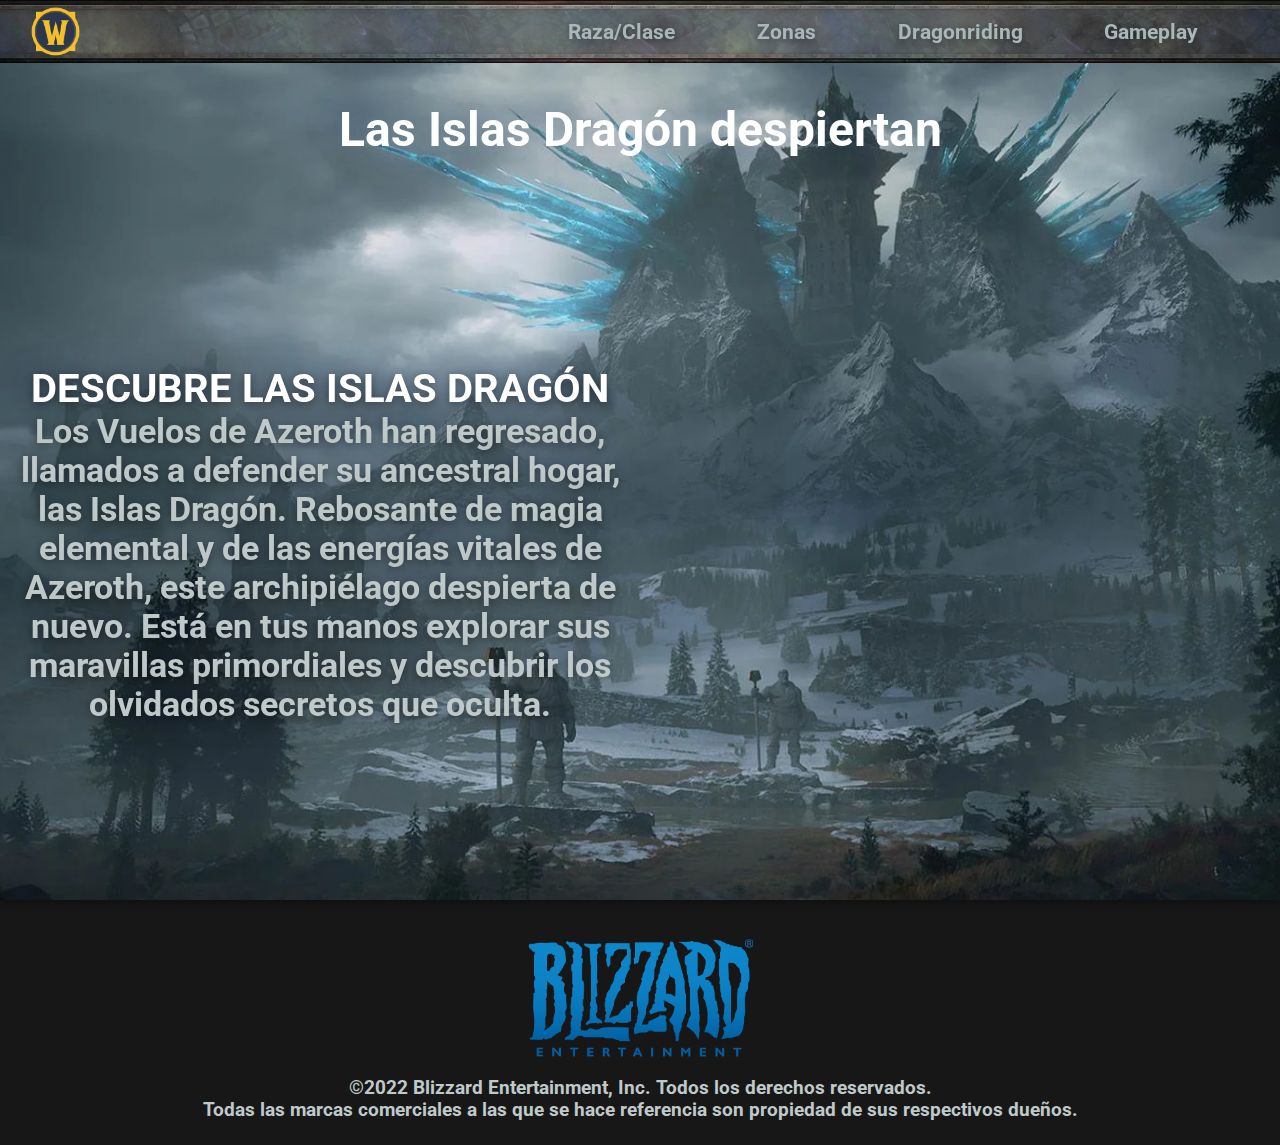
<file: index.html>
<!DOCTYPE html>
<html>
<head>
	<meta charset="utf-8">
	<meta name="viewport" content="width=device-width, initial-scale=1">
	<title>Dragonflight</title>
	<meta property="description" content="Adéntrate en una nueva era de aventuras con la nueva expansión de World of Warcraft: Dragonflight. Conviértete en un evocador dracthyr y explora las exuberantes Islas Dragón.">
	<link rel="stylesheet" type="text/css" href="css/estilos.css">
	</head>
<body>
	<header class="nav" id="header">
		<a href="index.html"><img class="logo"src="assets/pngwing.png" alt="wowlogo"></a>
		<div class="menu-toggle" id="mobile-menu">
	        <span class="bar"></span>
	        <span class="bar"></span>
	        <span class="bar"></span>
	    </div>
		<div class="header_cositas nav nav__links bold">
			<a class="header_hover" href="clase.html">Raza/Clase</a>
			<a class="header_hover" href="zonas.html">Zonas</a>
			<a class="header_hover" href="dragonriding.html">Dragonriding</a>
			<a class="header_hover" href="gameplay.html">Gameplay</a>
		</div>
	</header>
	<section class="portada">
		<h1 class="ptitle">Las Islas Dragón despiertan</h1>
		<div class="portada_resumen">
			<h2 class="portada_resumenTitle">DESCUBRE LAS ISLAS DRAGÓN</h2>
			<h3>Los Vuelos de Azeroth han regresado, llamados a defender su ancestral hogar, las Islas Dragón. Rebosante de magia elemental y de las energías vitales de Azeroth, este archipiélago despierta de nuevo. Está en tus manos explorar sus maravillas primordiales y descubrir los olvidados secretos que oculta.</h3>
		</div>
		<article class="portada_trailer"><iframe width="100%" height="100%" src="https://www.youtube.com/embed/gOv2gqdkrt8" title="YouTube video player" frameborder="0" allow="accelerometer; autoplay; clipboard-write; encrypted-media; gyroscope; picture-in-picture" allowfullscreen></iframe></article>
	</section>
	<footer>
		<img src="assets/blizz.png" alt="Blizzard Entertainment">
		<h3>©2022 Blizzard Entertainment, Inc. Todos los derechos reservados.<br>
Todas las marcas comerciales a las que se hace referencia son propiedad de sus respectivos dueños.</h3>
	</footer>
	<script>
    	document.querySelector('.menu-toggle').addEventListener('click', (e) => {
		    document.querySelector('.nav__links').classList.toggle('mobile-nav')
		    document.querySelector('.menu-toggle').classList.toggle('is-active')
		})
    </script>
	<script src="https://cdn.jsdelivr.net/npm/bootstrap@5.1.3/dist/js/bootstrap.bundle.min.js" integrity="sha384-ka7Sk0Gln4gmtz2MlQnikT1wXgYsOg+OMhuP+IlRH9sENBO0LRn5q+8nbTov4+1p" crossorigin="anonymous"></script>
</body>
</html>
</file>
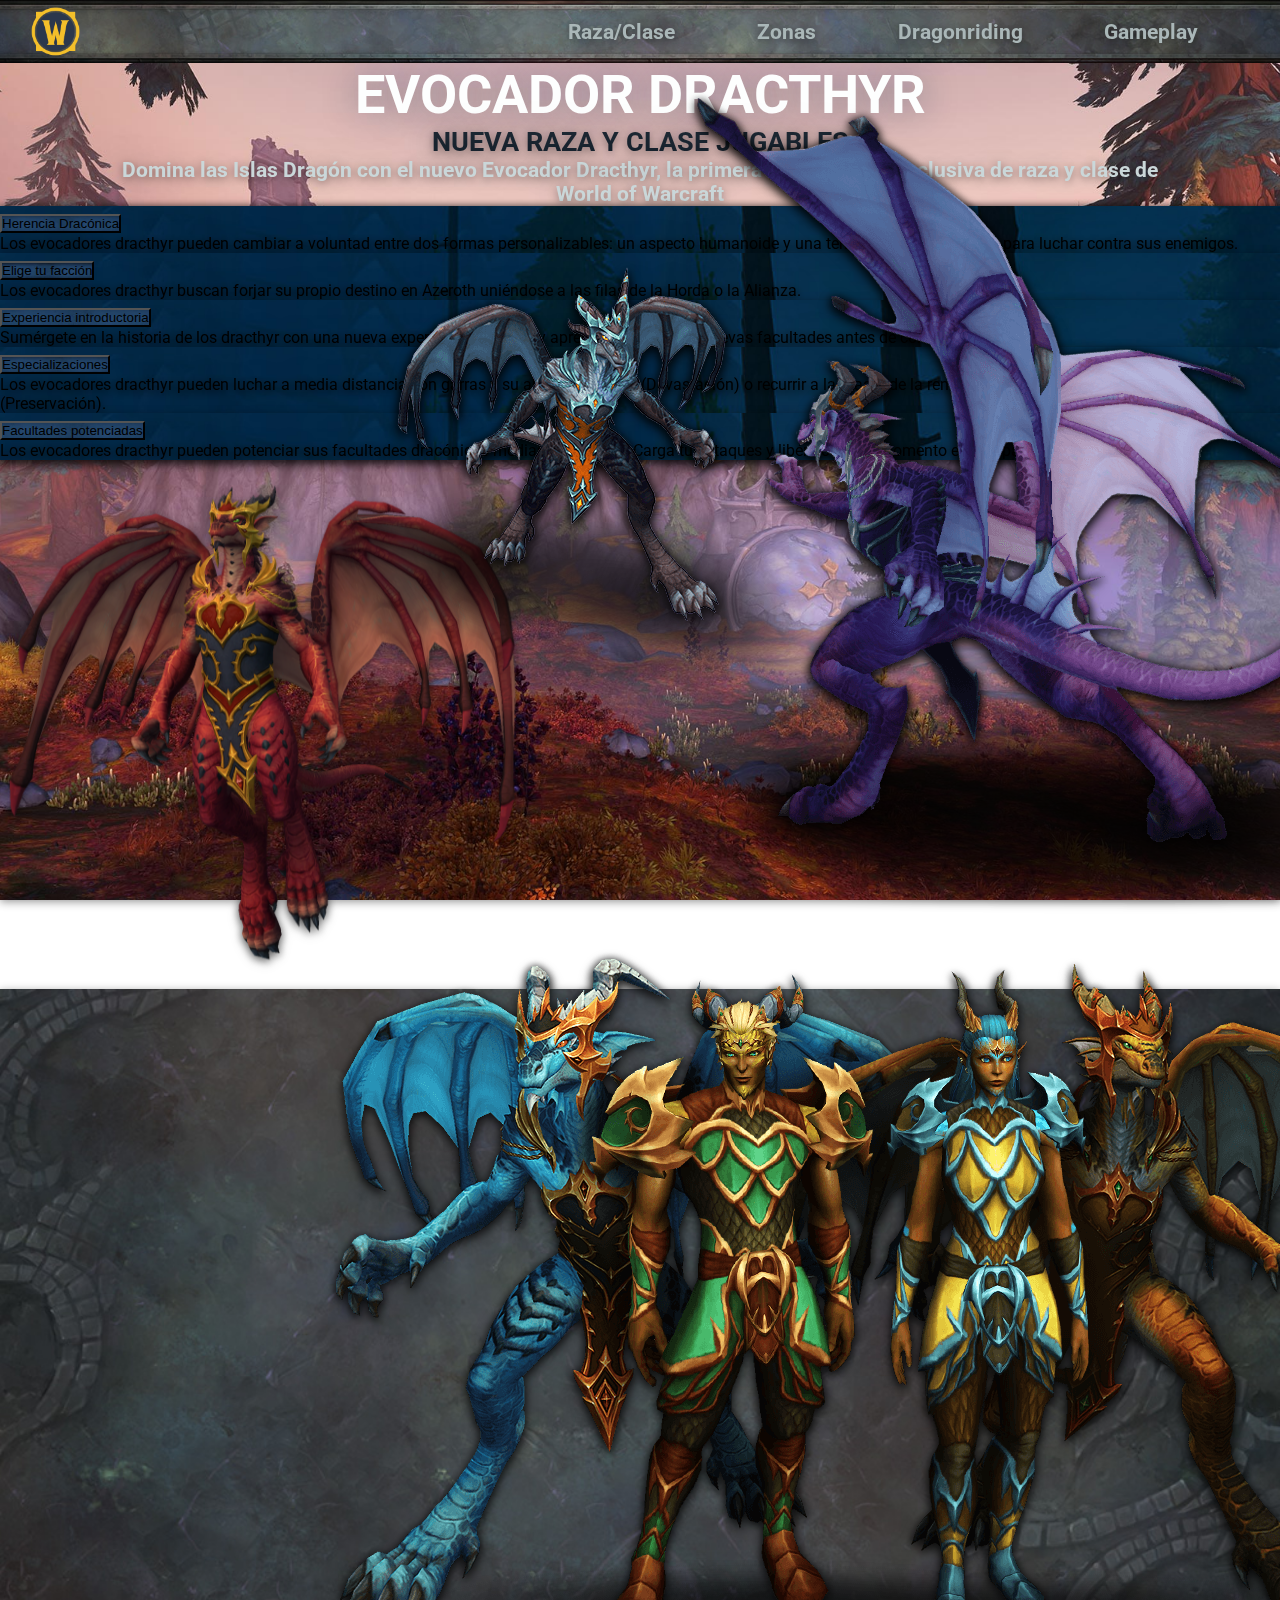
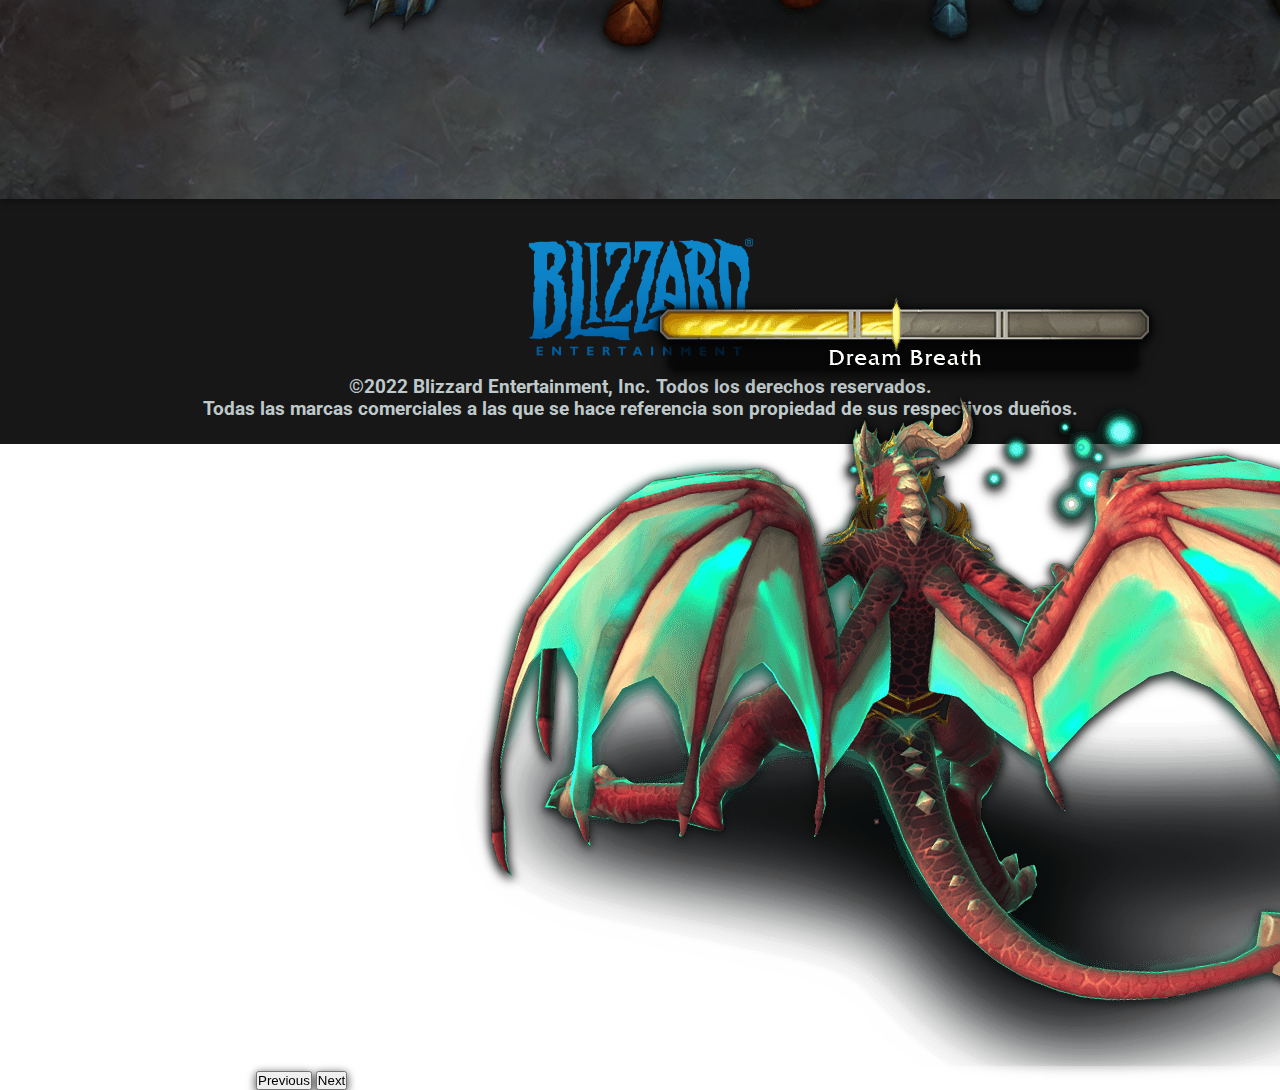
<file: clase.html>
<!DOCTYPE html>
<html lang="es">
<head>
	<meta charset="utf-8">
	<meta name="viewport" content="width=device-width, initial-scale=1">
	<title>Dragonflight Dracthyr</title>
	<meta property="description" content="Conoce todo sobre la primera combinación exclusiva de raza y clase en World of Warcraft: Dragonflight.">
	<link href="https://cdn.jsdelivr.net/npm/bootstrap@5.2.0-beta1/dist/css/bootstrap.min.css" rel="stylesheet" integrity="sha384-0evHe/X+R7YkIZDRvuzKMRqM+OrBnVFBL6DOitfPri4tjfHxaWutUpFmBp4vmVor" crossorigin="anonymous">
	<link rel="stylesheet" type="text/css" href="css/estilos.css">
</head>
<body>
	<header class="nav" id="header">
		<a href="index.html"><img class="logo"src="assets/pngwing.png" alt="wowlogo"></a>
		<div class="menu-toggle" id="mobile-menu">
	        <span class="bar"></span>
	        <span class="bar"></span>
	        <span class="bar"></span>
	    </div>
		<div class="header_cositas nav nav__links bold">
			<a class="header_hover" href="clase.html">Raza/Clase</a>
			<a class="header_hover" href="zonas.html">Zonas</a>
			<a class="header_hover" href="dragonriding.html">Dragonriding</a>
			<a class="header_hover" href="gameplay.html">Gameplay</a>
		</div>
	</header>
	<div class="imagenDeFondo1">
		<h1 class="title">EVOCADOR DRACTHYR</h1>
		<div>
			<h2 class="semiTitle_encabezado">NUEVA RAZA Y CLASE JUGABLES</h2>
			<h3 class="semiTitle">Domina las Islas Dragón con el nuevo Evocador Dracthyr, la primera combinación exclusiva de raza y clase de World of Warcraft</h3>
		</div>
		<div id="containerClase" class="d-flex flex-row">
			<div class="accordion accordion-flush d-flex col-4 flex-column" id="accordionClase">
				<div class="accordion-item">
					<h2 class="accordion-header" id="flush-headingOne">
						<button class="accordion-button fw-bold fs-4 collapsed" type="button" data-bs-toggle="collapse" data-bs-target="#flush-collapseOne" aria-expanded="false" aria-controls="flush-collapseOne">
							Herencia Dracónica
						</button>
					</h2>
					<div id="flush-collapseOne" class="accordion-collapse collapse" aria-labelledby="flush-headingOne" data-bs-parent="#accordionClase">
						<div class="accordion-body text-light fs-6">Los evocadores dracthyr pueden cambiar a voluntad entre dos formas personalizables: un aspecto humanoide y una temible forma dracónica para luchar contra sus enemigos.</div>
					</div>
				</div>
				<div class="accordion-item">
	    			<h2 class="accordion-header" id="flush-headingTwo">
						<button class="accordion-button fw-bold fs-4 collapsed" type="button" data-bs-toggle="collapse" data-bs-target="#flush-collapseTwo" aria-expanded="false" aria-controls="flush-collapseTwo">
							Elige tu facción
						</button>
					</h2>
					<div id="flush-collapseTwo" class="accordion-collapse collapse" aria-labelledby="flush-headingTwo" data-bs-parent="#accordionClase">
						<div class="accordion-body text-light fs-6">Los evocadores dracthyr buscan forjar su propio destino en Azeroth uniéndose a las filas de la Horda o la Alianza.</div>
					</div>
				</div>
				<div class="accordion-item">
					<h2 class="accordion-header" id="flush-headingThree">
						<button class="accordion-button fw-bold fs-4 collapsed" type="button" data-bs-toggle="collapse" data-bs-target="#flush-collapseThree" aria-expanded="false" aria-controls="flush-collapseThree">
							Experiencia introductoria
						</button>
					</h2>
					<div id="flush-collapseThree" class="accordion-collapse collapse" aria-labelledby="flush-headingThree" data-bs-parent="#accordionClase">
						<div class="accordion-body text-light fs-6">Sumérgete en la historia de los dracthyr con una nueva experiencia de inicio y aprende a utilizar tus nuevas facultades antes de continuar tu aventura.</div>
					</div>
				</div>
				<div class="accordion-item">
					<h2 class="accordion-header" id="flush-headingFour">
						<button class="accordion-button fw-bold fs-4 collapsed" type="button" data-bs-toggle="collapse" data-bs-target="#flush-collapseFour" aria-expanded="false" aria-controls="flush-collapseFour">
							Especializaciones
						</button>
					</h2>
					<div id="flush-collapseFour" class="accordion-collapse collapse" aria-labelledby="flush-headingFour" data-bs-parent="#accordionClase">
						<div class="accordion-body text-light fs-6">Los evocadores dracthyr pueden luchar a media distancia con garras y su aliento de fuego (Devastación) o recurrir a la magia de la renovación para apoyar a sus aliados (Preservación).</div>
					</div>
				</div>
				<div class="accordion-item">
					<h2 class="accordion-header" id="flush-headingFive">
						<button class="accordion-button fw-bold fs-4 collapsed" type="button" data-bs-toggle="collapse" data-bs-target="#flush-collapseFive" aria-expanded="false" aria-controls="flush-collapseFive">
							Facultades potenciadas
						</button>
					</h2>
					<div id="flush-collapseFive" class="accordion-collapse collapse" aria-labelledby="flush-headingFive" data-bs-parent="#accordionClase">
						<div class="accordion-body text-light fs-6">Los evocadores dracthyr pueden potenciar sus facultades dracónicas mediante la magia. Carga tus ataques y libéralos en el momento exacto para aumentar sus efectos.</div>
					</div>
				</div>
			</div>
			<img src="assets/clase1.png" alt="Dragon">
		</div>
	</div>
	<section class="claseSeccion">
		<article id="claseCarousel" class="carousel slide" data-bs-ride="carousel">
			<div class="carousel-inner">
				<div class="carousel-item active">
					<img src="assets/clase2.png" class="d-block w-100" alt="Dracthyr">
				</div>
				<div class="carousel-item">
					<img src="assets/clase3.png" class="d-block w-100" alt="Dracthyr">
				</div>
				<div class="carousel-item">
					<img src="assets/clase4.png" class="d-block w-100" alt="Dracthyr">
				</div>
			</div>
			<button class="carousel-control-prev" type="button" data-bs-target="#claseCarousel" data-bs-slide="prev">
				<span class="carousel-control-prev-icon" aria-hidden="true"></span>
				<span class="visually-hidden">Previous</span>
			</button>
			<button class="carousel-control-next" type="button" data-bs-target="#claseCarousel" data-bs-slide="next">
				<span class="carousel-control-next-icon" aria-hidden="true"></span>
				<span class="visually-hidden">Next</span>
			</button>
		</article>
	</section>
	<footer>
		<img src="assets/blizz.png" alt="Blizzard Entertainment">
		<h3>©2022 Blizzard Entertainment, Inc. Todos los derechos reservados.<br>
Todas las marcas comerciales a las que se hace referencia son propiedad de sus respectivos dueños.</h3>
	</footer>
	<script>
    	document.querySelector('.menu-toggle').addEventListener('click', (e) => {
		    document.querySelector('.nav__links').classList.toggle('mobile-nav')
		    document.querySelector('.menu-toggle').classList.toggle('is-active')
		})
    </script>
	<script src="https://cdn.jsdelivr.net/npm/bootstrap@5.2.0-beta1/dist/js/bootstrap.bundle.min.js" integrity="sha384-pprn3073KE6tl6bjs2QrFaJGz5/SUsLqktiwsUTF55Jfv3qYSDhgCecCxMW52nD2" crossorigin="anonymous"></script>
</body>
</html>
</file>
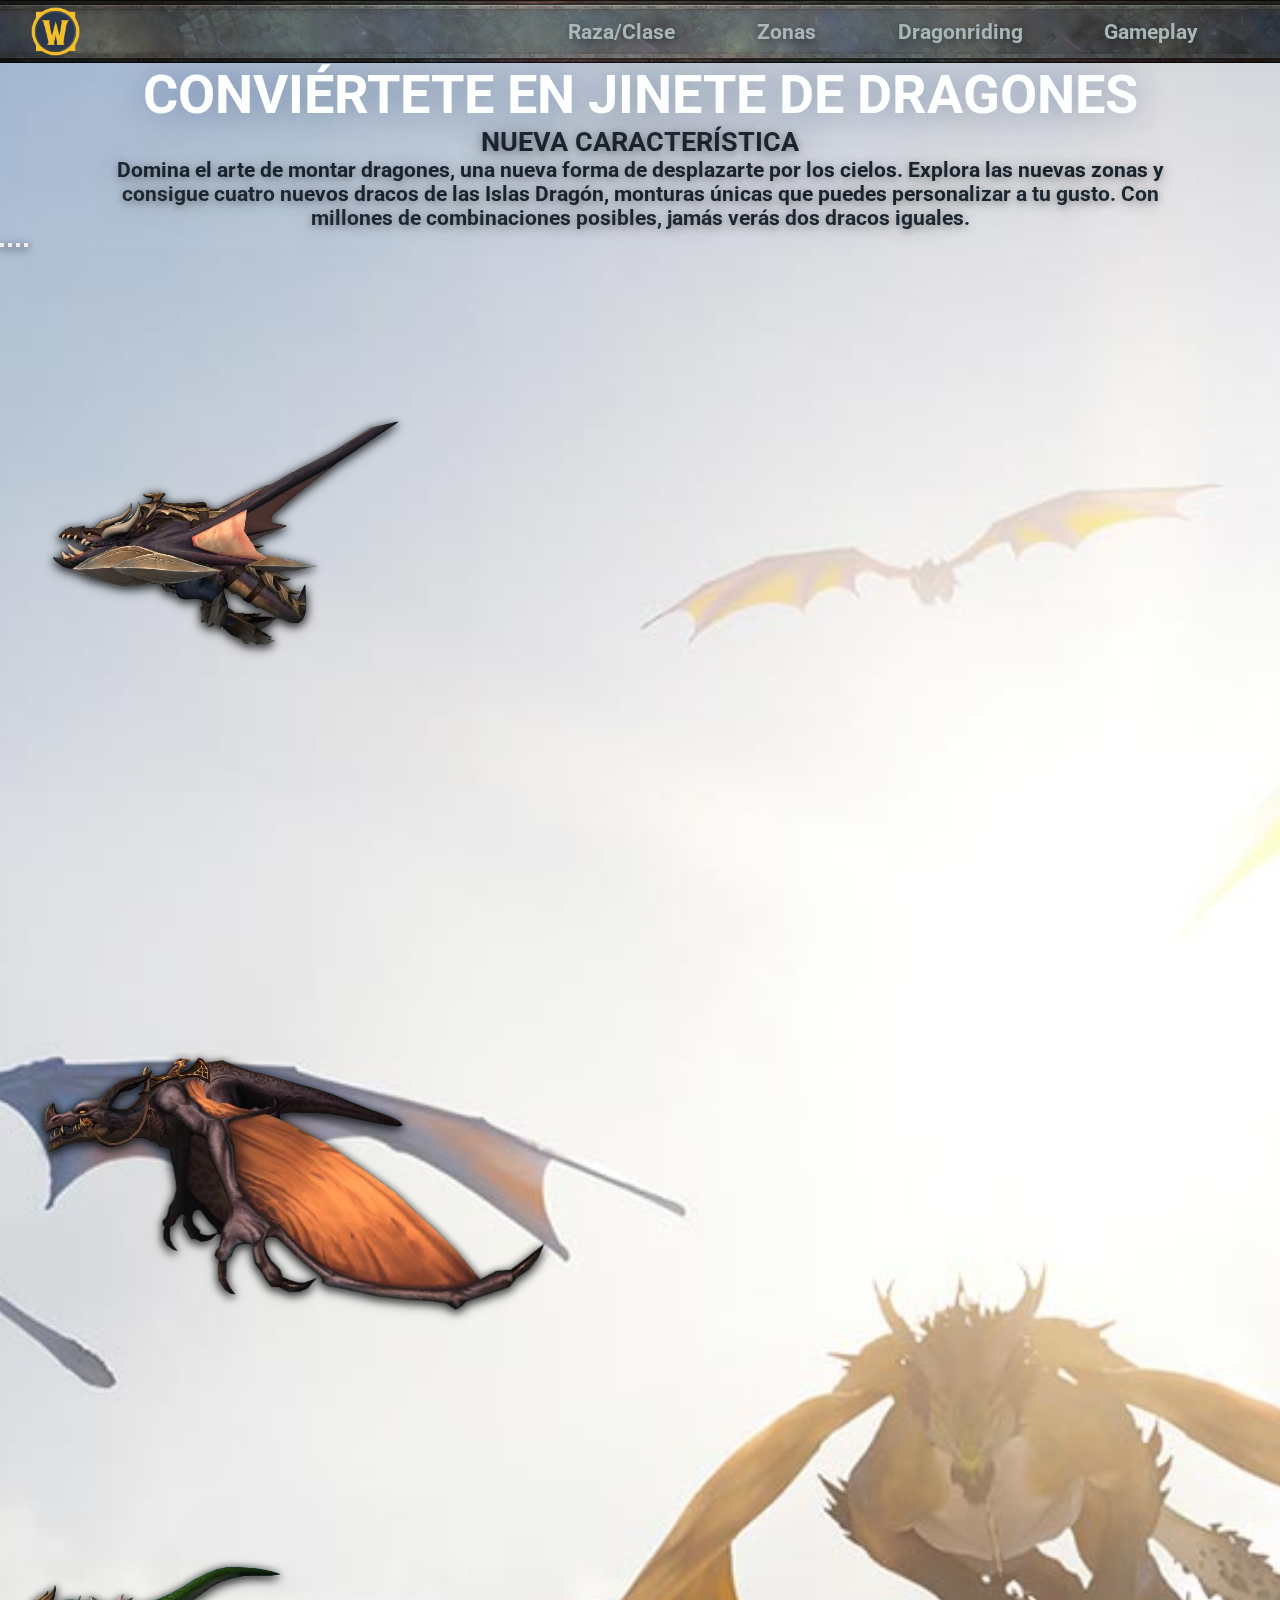
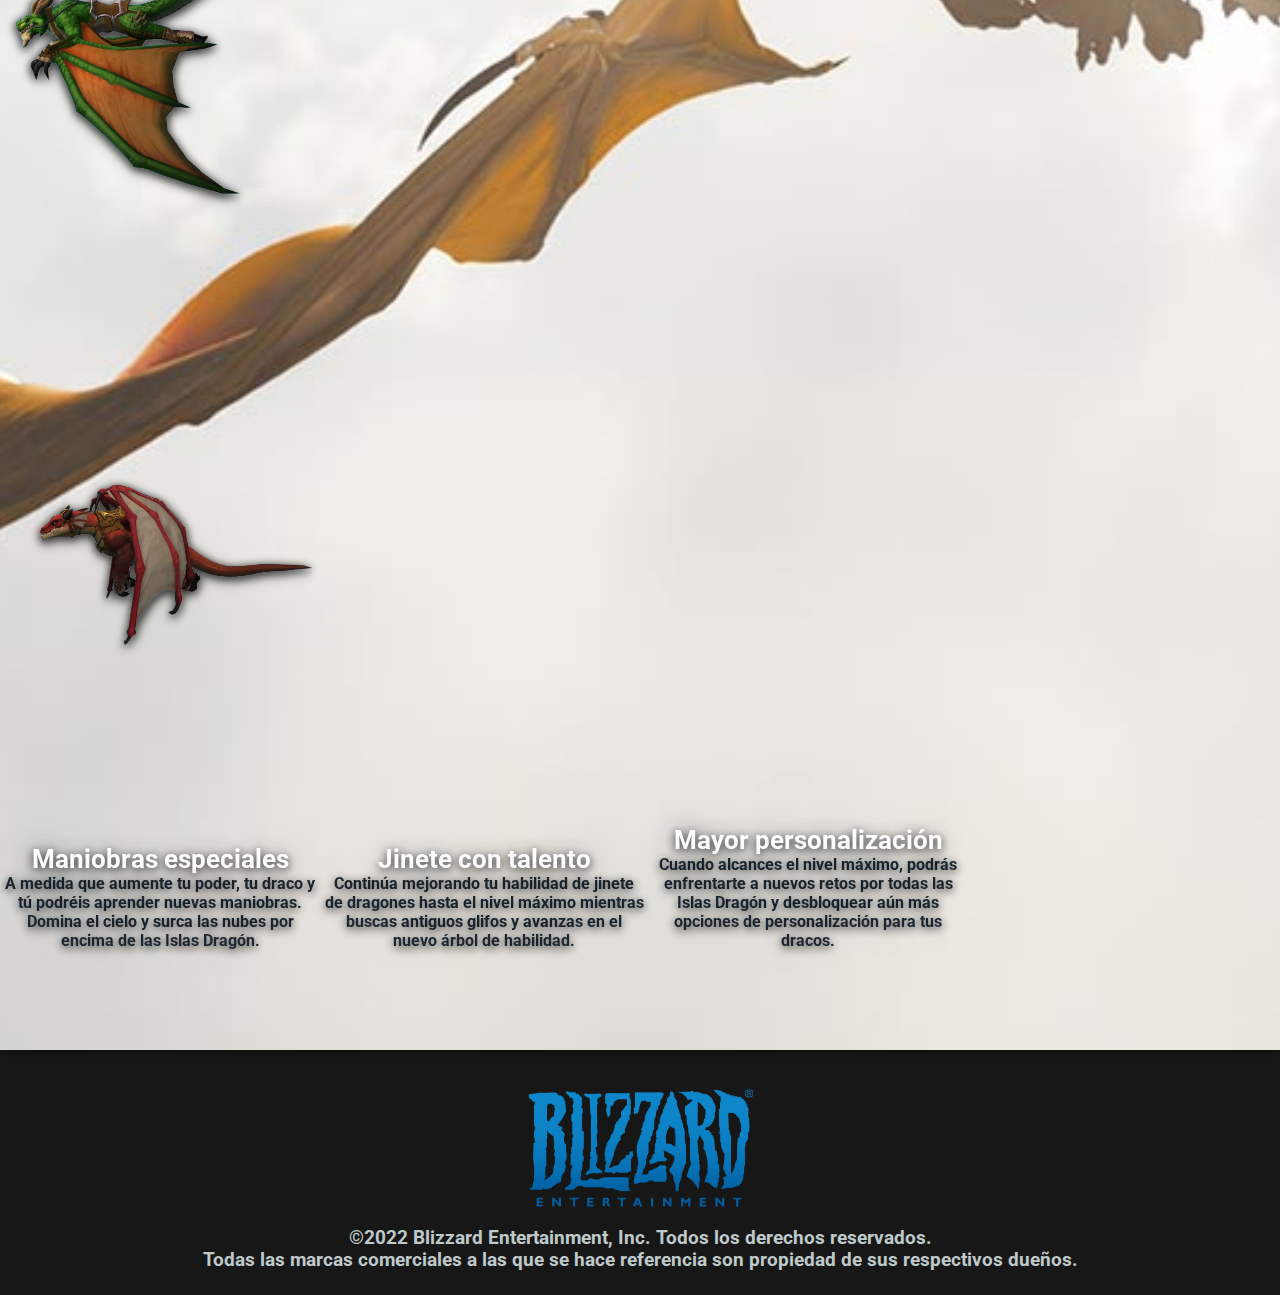
<file: dragonriding.html>
<!DOCTYPE html>
<html lang="es">
<head>
	<meta charset="utf-8">
	<meta name="viewport" content="width=device-width, initial-scale=1">
	<title>Dragonflight Dragonriding</title>
	<meta property="description" content="Adentrate en el terreno de los dragones con su nueva forma de montarlos en World of Warcraft: Dragonflight.">
	<link href="https://cdn.jsdelivr.net/npm/bootstrap@5.1.3/dist/css/bootstrap.min.css" rel="stylesheet" integrity="sha384-1BmE4kWBq78iYhFldvKuhfTAU6auU8tT94WrHftjDbrCEXSU1oBoqyl2QvZ6jIW3" crossorigin="anonymous">
	<link rel="stylesheet" type="text/css" href="css/estilos.css">
</head>
<body>
	<header class="nav" id="header">
		<a href="index.html"><img class="logo"src="assets/pngwing.png" alt="wowlogo"></a>
		<div class="menu-toggle" id="mobile-menu">
	        <span class="bar"></span>
	        <span class="bar"></span>
	        <span class="bar"></span>
	    </div>
		<div class="header_cositas nav nav__links bold">
			<a class="header_hover" href="clase.html">Raza/Clase</a>
			<a class="header_hover" href="zonas.html">Zonas</a>
			<a class="header_hover" href="dragonriding.html">Dragonriding</a>
			<a class="header_hover" href="gameplay.html">Gameplay</a>
		</div>
	</header>
	<div class="imagenDeFondo3">
		<h1 class="title">CONVIÉRTETE EN JINETE DE DRAGONES</h1>
		<div>
			<h2 class="semiTitle_encabezado">NUEVA CARACTERÍSTICA</h2> 
			<h3 class="semiTitle">Domina el arte de montar dragones, una nueva forma de desplazarte por los cielos. Explora las nuevas zonas y consigue cuatro nuevos dracos de las Islas Dragón, monturas únicas que puedes personalizar a tu gusto. Con millones de combinaciones posibles, jamás verás dos dracos iguales.</h3>
		</div>
		<section id="dragonridingCarousel" class="carousel slide" data-bs-touch="false" data-bs-interval="false">
			<div class="carousel-indicators">
				<button type="button" data-bs-target="#dragonridingCarousel" data-bs-slide-to="0" class="active" aria-current="true" aria-label="Slide 1"></button>
				<button type="button" data-bs-target="#dragonridingCarousel" data-bs-slide-to="1" aria-label="Slide 2"></button>
				<button type="button" data-bs-target="#dragonridingCarousel" data-bs-slide-to="2" aria-label="Slide 3"></button>
				<button type="button" data-bs-target="#dragonridingCarousel" data-bs-slide-to="3" aria-label="Slide 4"></button>
			</div>
			<div class="carousel-inner px-0">
				<article class="carousel-item active">
					<span class="d-flex flex-row justify-content-center">
						<video autoplay="autoplay" muted="muted" loop="loop" playsinline="playsinline">
							<source src="assets/dragon_black_proto2.mov" type="video/mp4">
						</video>
					</span> 
				</article>
				<article class="carousel-item">
					<span class="d-flex flex-row justify-content-center">
						<video autoplay="autoplay" muted="muted" loop="loop" playsinline="playsinline">
							<source src="assets/dragon_black_ptero.mov" type="video/mp4">
						</video>
					</span>
				</article>
				<article class="carousel-item">
					<span class="d-flex flex-row justify-content-center">
						<video autoplay="autoplay" muted="muted" loop="loop" playsinline="playsinline">
							<source src="assets/dragon_green_wyvern.mov" type="video/mp4">
						</video>
					</span>
				</article>
				<article class="carousel-item">
					<span class="d-flex flex-row justify-content-center">
						<video autoplay="autoplay" muted="muted" loop="loop" playsinline="playsinline">
							<source src="assets/dragon_red_drake.mov" type="video/mp4">
						</video>
					</span>
				</article>
			</div>
		</section>
		<section class="hero d-flex justify-content-evenly align-items-start">
			<div class="hero_contenedor">
				<h2 class="hero_title">Maniobras especiales</h2>
				<h3 class="hero_desc">A medida que aumente tu poder, tu draco y tú podréis aprender nuevas maniobras. Domina el cielo y surca las nubes por encima de las Islas Dragón.</h3>
			</div>
			<div class="hero_contenedor align-self-end">
				<h2 class="hero_title">Jinete con talento</h2>
				<h3 class="hero_desc">Continúa mejorando tu habilidad de jinete de dragones hasta el nivel máximo mientras buscas antiguos glifos y avanzas en el nuevo árbol de habilidad.</h3>
			</div>
			<div class="hero_contenedor">
				<h2 class="hero_title">Mayor personalización</h2>
				<h3 class="hero_desc">Cuando alcances el nivel máximo, podrás enfrentarte a nuevos retos por todas las Islas Dragón y desbloquear aún más opciones de personalización para tus dracos.</h3>
			</div>
		</section>
	</div>
	<footer>
		<img src="assets/blizz.png" alt="Blizzard Entertainment">
		<h3>©2022 Blizzard Entertainment, Inc. Todos los derechos reservados.<br>
Todas las marcas comerciales a las que se hace referencia son propiedad de sus respectivos dueños.</h3>
	</footer>
	<script>
    	document.querySelector('.menu-toggle').addEventListener('click', (e) => {
		    document.querySelector('.nav__links').classList.toggle('mobile-nav')
		    document.querySelector('.menu-toggle').classList.toggle('is-active')
		})
    </script>
	<script src="https://cdn.jsdelivr.net/npm/bootstrap@5.1.3/dist/js/bootstrap.bundle.min.js" integrity="sha384-ka7Sk0Gln4gmtz2MlQnikT1wXgYsOg+OMhuP+IlRH9sENBO0LRn5q+8nbTov4+1p" crossorigin="anonymous"></script>
</body>
</html>
</file>
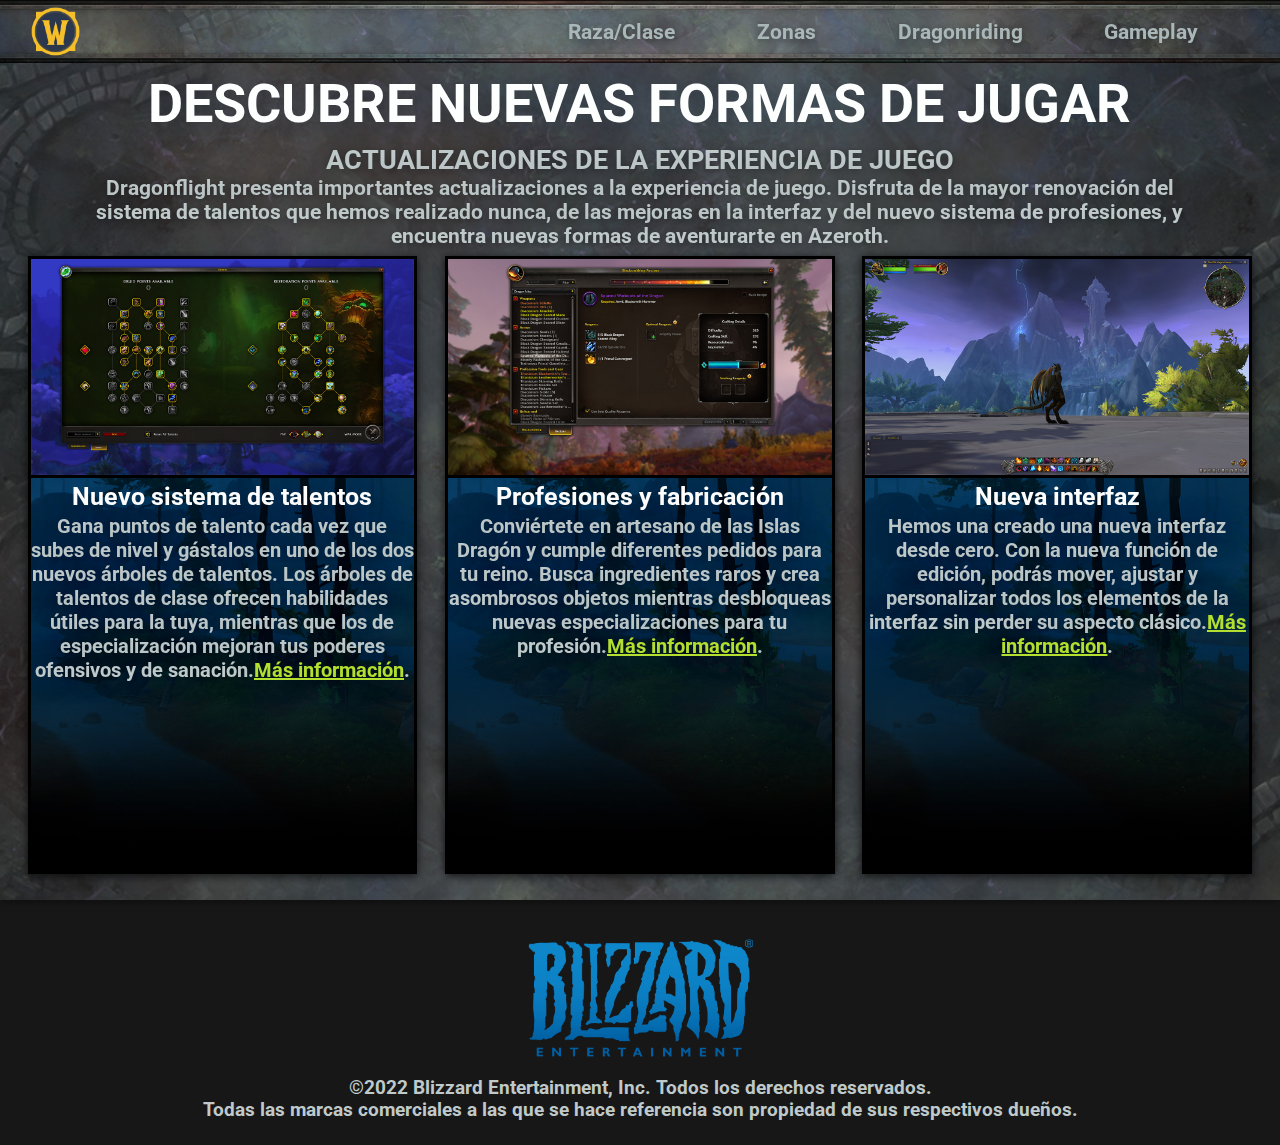
<file: gameplay.html>
<!DOCTYPE html>
<html>
<head>
	<meta charset="utf-8">
	<meta name="viewport" content="width=device-width, initial-scale=1">
	<title>Dragonflight Gameplay</title>
	<link rel="stylesheet" type="text/css" href="css/estilos.css">
	<meta property="description" content="Conoce todo acerca de los cambios de a la interfaz, profesiones y los talentos de World of Warcraft: Dragonflight.">
</head>
<body>
	<header class="nav" id="header">
		<a href="index.html"><img class="logo"src="assets/pngwing.png" alt="wowlogo"></a>
		<div class="menu-toggle" id="mobile-menu">
	        <span class="bar"></span>
	        <span class="bar"></span>
	        <span class="bar"></span>
	    </div>
		<div class="header_cositas nav nav__links bold">
			<a class="header_hover" href="clase.html">Raza/Clase</a>
			<a class="header_hover" href="zonas.html">Zonas</a>
			<a class="header_hover" href="dragonriding.html">Dragonriding</a>
			<a class="header_hover" href="gameplay.html">Gameplay</a>
		</div>
	</header>
	<div class="imagenDeFondo4">
		<h1 class="ptitle">DESCUBRE NUEVAS FORMAS DE JUGAR</h1>
		<div class="semiTitleGrid">
			<h2 class="semiTitle_encabezado textGris">ACTUALIZACIONES DE LA EXPERIENCIA DE JUEGO</h2>
			<h3 class="semiTitle textGris"> Dragonflight presenta importantes actualizaciones a la experiencia de juego. Disfruta de la mayor renovación del sistema de talentos que hemos realizado nunca, de las mejoras en la interfaz y del nuevo sistema de profesiones, y encuentra nuevas formas de aventurarte en Azeroth.</h3>
		</div>
		<section class="gameplay">
			<div class="gameplay_contenedor">
				<img class="gameplay_img" src="assets/talentos.jpg" alt="talentos">
				<h2 class="gameplay_title">Nuevo sistema de talentos</h2>
				<h3 class="gameplay_desc">Gana puntos de talento cada vez que subes de nivel y gástalos en uno de los dos nuevos árboles de talentos. Los árboles de talentos de clase ofrecen habilidades útiles para la tuya, mientras que los de especialización mejoran tus poderes ofensivos y de sanación.<a href="https://worldofwarcraft.com/es-es/news/23785116/repaso-a-fondo-de-world-of-warcraft-dragonflight#talents">Más información</a>.</h3>
			</div>
			<div class="gameplay_contenedor">
				<img class="gameplay_img" src="assets/profesiones.jpg" alt="profesiones">
				<h2 class="gameplay_title">Profesiones y fabricación</h2>
				<h3 class="gameplay_desc">Conviértete en artesano de las Islas Dragón y cumple diferentes pedidos para tu reino. Busca ingredientes raros y crea asombrosos objetos mientras desbloqueas nuevas especializaciones para tu profesión.<a href="https://worldofwarcraft.com/es-es/news/23785116/repaso-a-fondo-de-world-of-warcraft-dragonflight#professions">Más información</a>.</h3>
			</div>
			<div class="gameplay_contenedor">
				<img class="gameplay_img" src="assets/ui.jpg" alt="interfaz">
				<h2 class="gameplay_title">Nueva interfaz</h2>
				<h3 class="gameplay_desc">Hemos una creado una nueva interfaz desde cero. Con la nueva función de edición, podrás mover, ajustar y personalizar todos los elementos de la interfaz sin perder su aspecto clásico.<a href="https://worldofwarcraft.com/es-es/news/23785116/repaso-a-fondo-de-world-of-warcraft-dragonflight#systems">Más información</a>.</h3>
			</div>
		</section>
	</div>
	<footer>
		<img src="assets/blizz.png" alt="Blizzard Entertainment">
		<h3>©2022 Blizzard Entertainment, Inc. Todos los derechos reservados.<br>
Todas las marcas comerciales a las que se hace referencia son propiedad de sus respectivos dueños.</h3>
	</footer>
	<script>
    	document.querySelector('.menu-toggle').addEventListener('click', (e) => {
		    document.querySelector('.nav__links').classList.toggle('mobile-nav')
		    document.querySelector('.menu-toggle').classList.toggle('is-active')
		})
    </script>
	<script src="https://cdn.jsdelivr.net/npm/bootstrap@5.1.3/dist/js/bootstrap.bundle.min.js" integrity="sha384-ka7Sk0Gln4gmtz2MlQnikT1wXgYsOg+OMhuP+IlRH9sENBO0LRn5q+8nbTov4+1p" crossorigin="anonymous"></script>
</body>
</html>
</file>
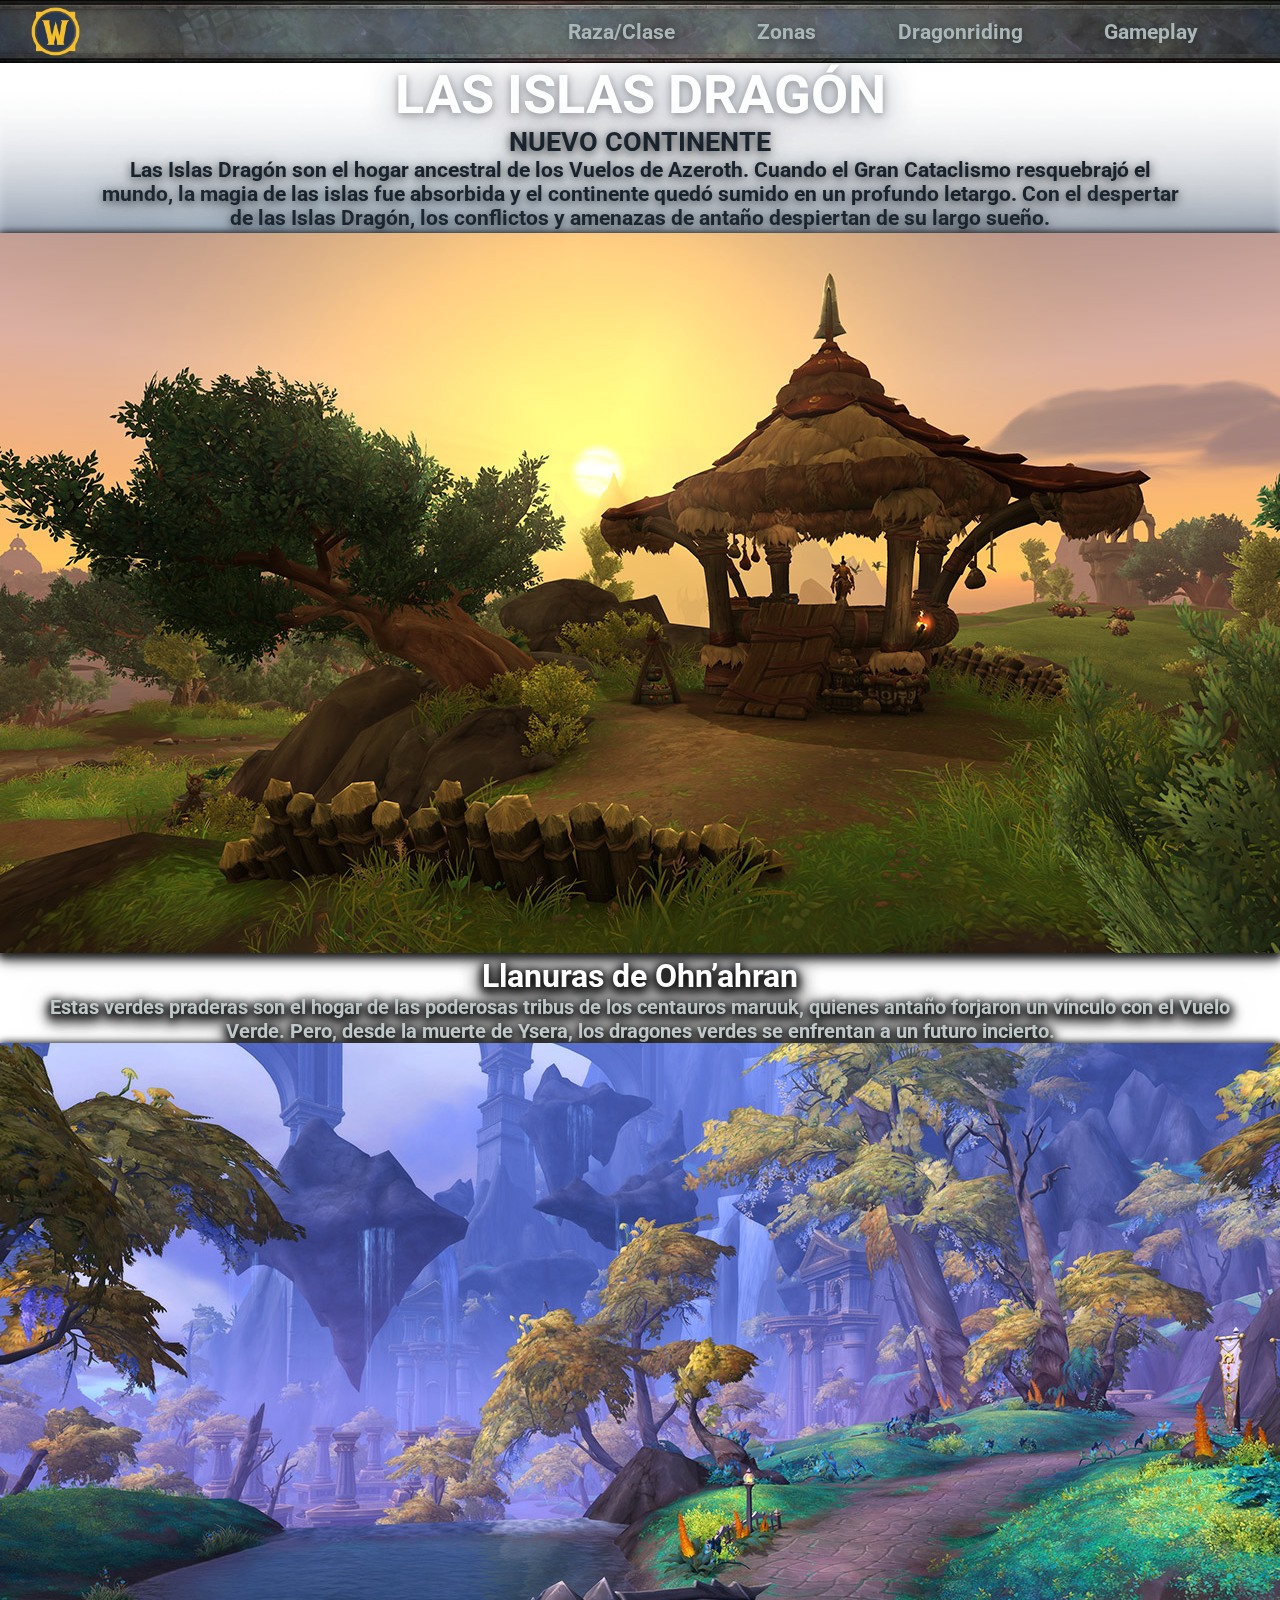
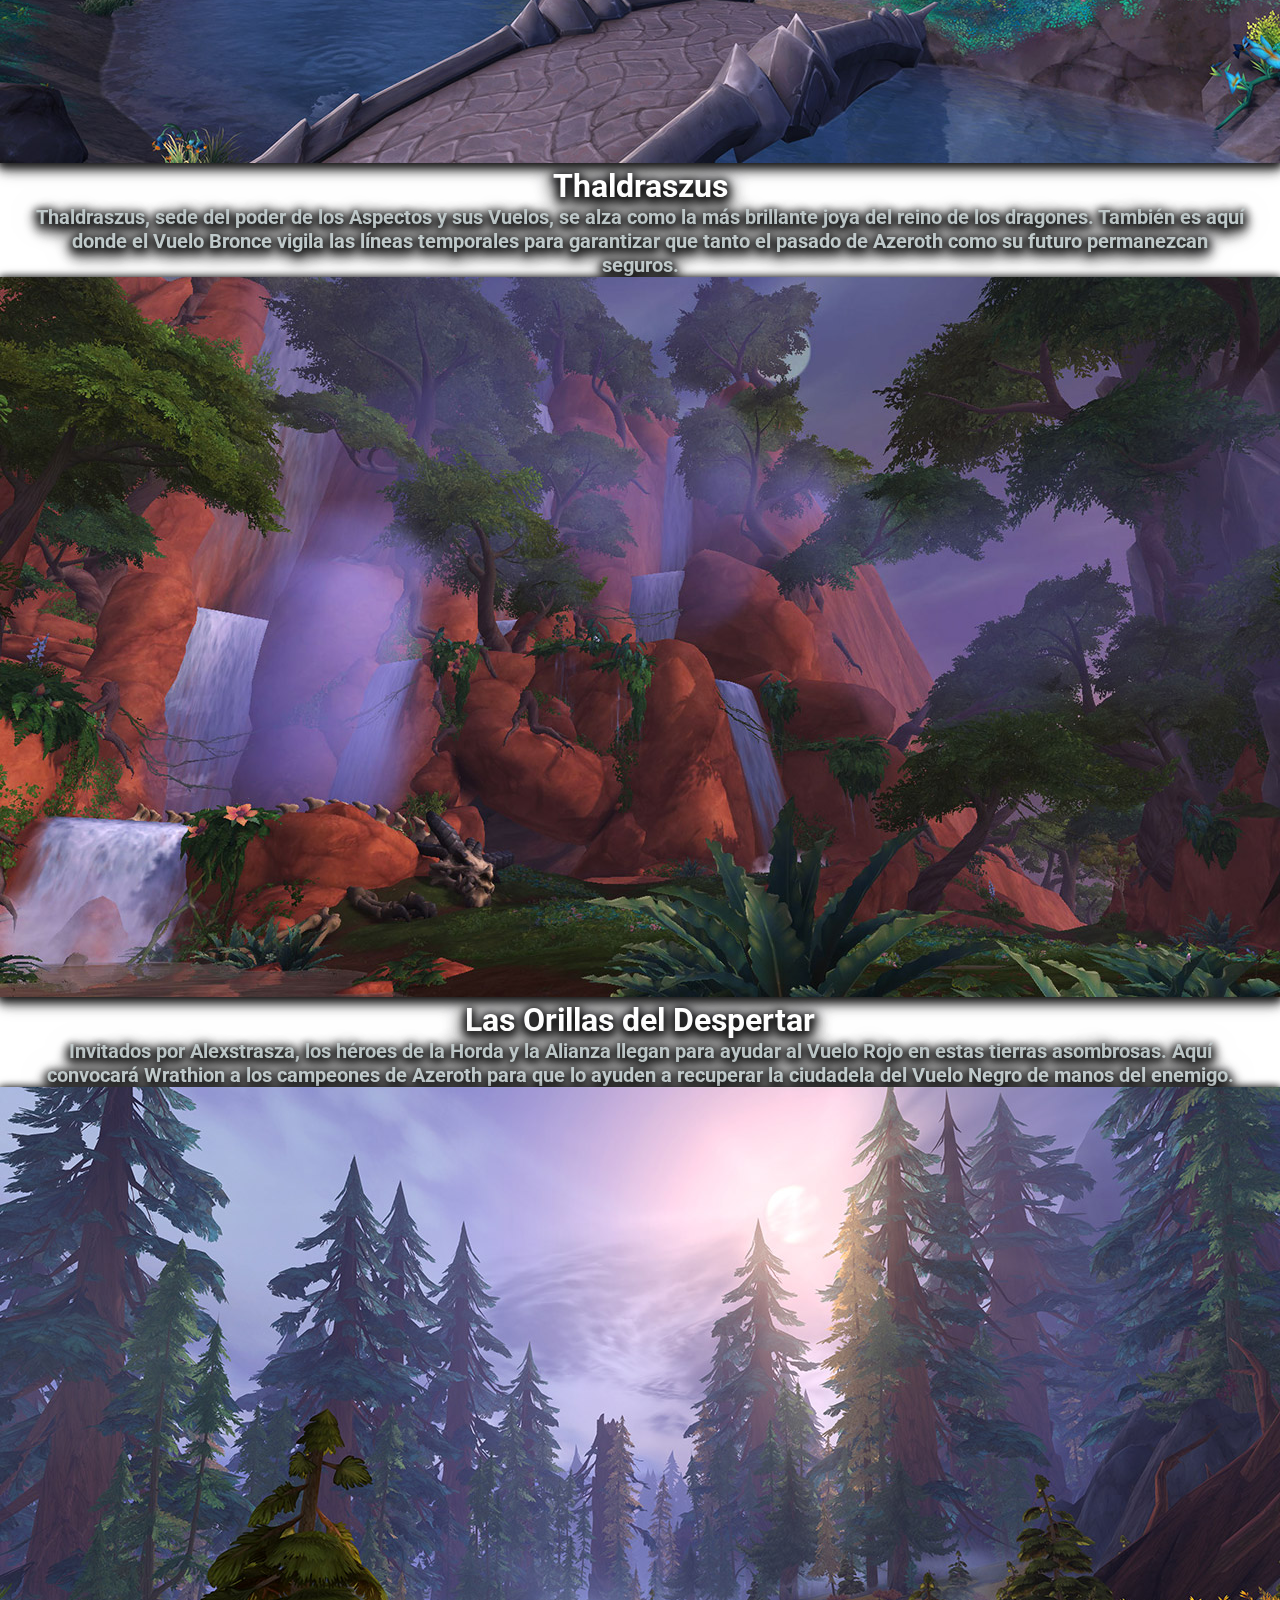
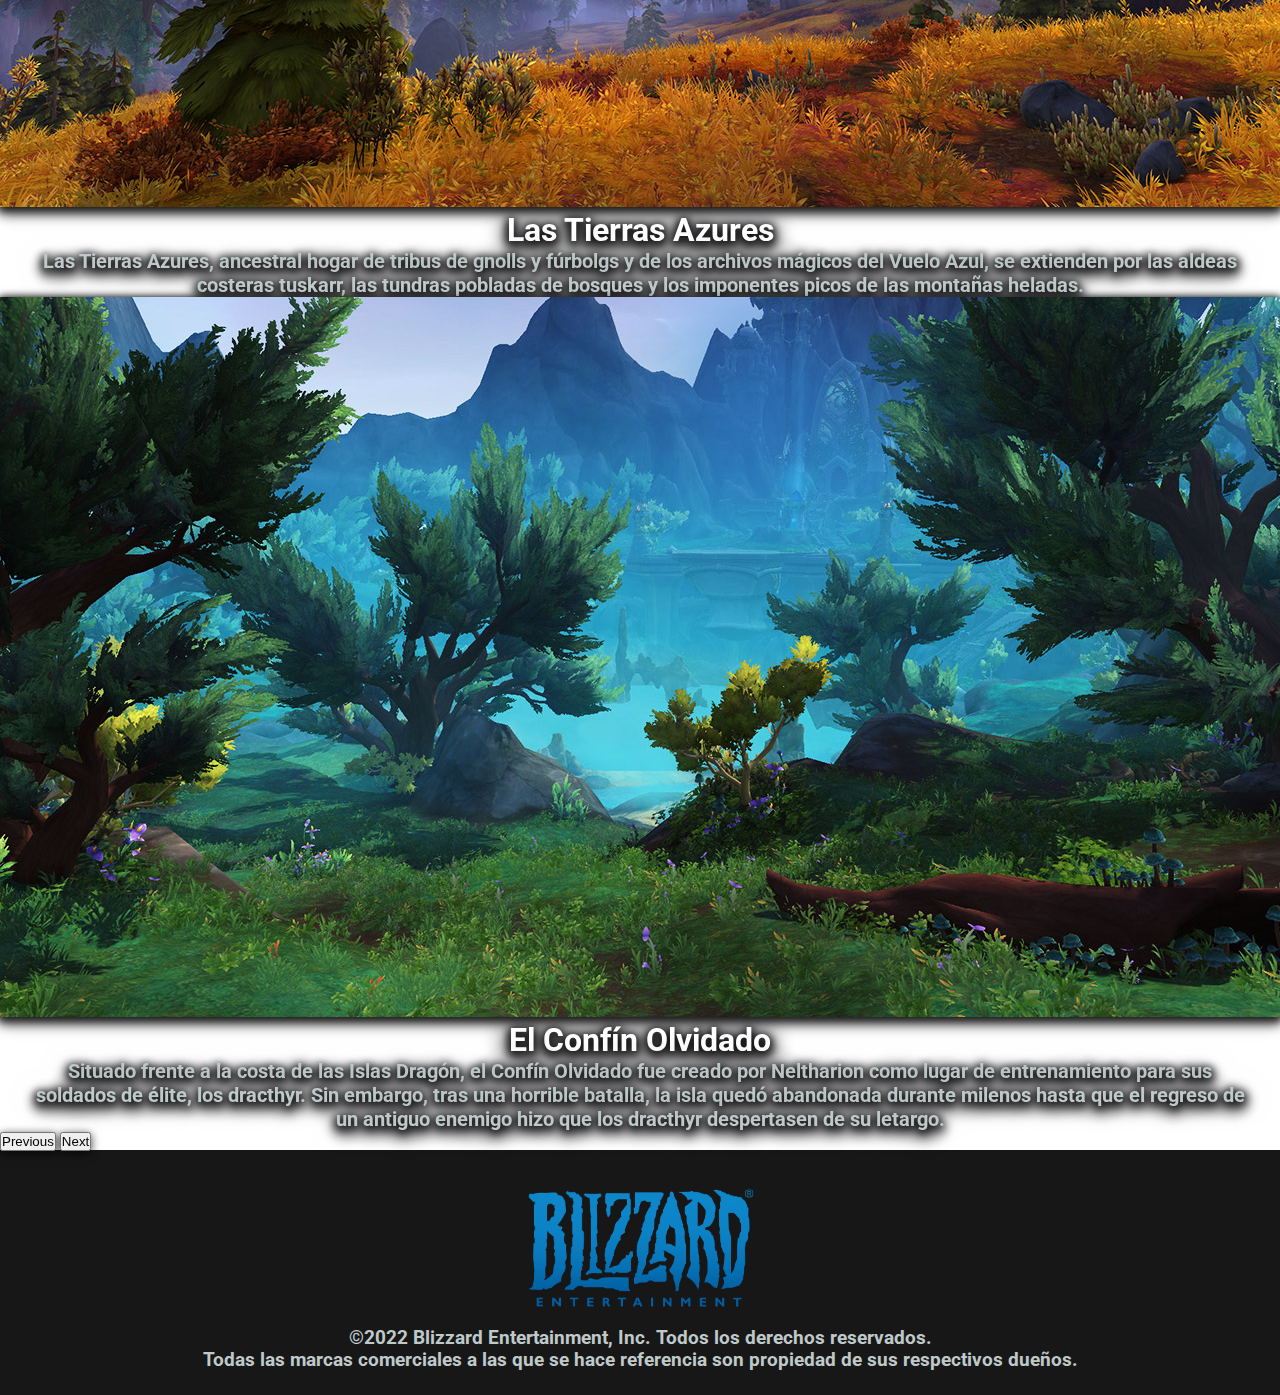
<file: zonas.html>
<!DOCTYPE html>
<html lang="es">
<head>
	<meta charset="utf-8">
	<meta name="viewport" content="width=device-width, initial-scale=1">
	<title>Dragonflight Zonas</title>
	<meta property="description" content="Explora las tierras de los dragones adentrandote en cada zona en World of Warcraft: Dragonflight.">
	<link href="https://cdn.jsdelivr.net/npm/bootstrap@5.1.3/dist/css/bootstrap.min.css" rel="stylesheet" integrity="sha384-1BmE4kWBq78iYhFldvKuhfTAU6auU8tT94WrHftjDbrCEXSU1oBoqyl2QvZ6jIW3" crossorigin="anonymous">
	<link rel="stylesheet" type="text/css" href="css/estilos.css">
</head>
<body>
	<header class="nav" id="header">
		<a href="index.html"><img class="logo"src="assets/pngwing.png" alt="wowlogo"></a>
		<div class="menu-toggle" id="mobile-menu">
	        <span class="bar"></span>
	        <span class="bar"></span>
	        <span class="bar"></span>
	    </div>
		<div class="header_cositas nav nav__links bold">
			<a class="header_hover" href="clase.html">Raza/Clase</a>
			<a class="header_hover" href="zonas.html">Zonas</a>
			<a class="header_hover" href="dragonriding.html">Dragonriding</a>
			<a class="header_hover" href="gameplay.html">Gameplay</a>
		</div>
	</header>
	<div class="imagenDeFondo2">
		<h1 class="title">LAS ISLAS DRAGÓN</h1>
		<div>
			<h2 class="semiTitle_encabezado">NUEVO CONTINENTE</h2>
			<h3 class="semiTitle">Las Islas Dragón son el hogar ancestral de los Vuelos de Azeroth. Cuando el Gran Cataclismo resquebrajó el mundo, la magia de las islas fue absorbida y el continente quedó sumido en un profundo letargo. Con el despertar de las Islas Dragón, los conflictos y amenazas de antaño despiertan de su largo sueño.</h3>
		</div>
		<section id="ZonasCarousel" class="carousel slide" data-bs-touch="false" data-bs-interval="false">
			<div class="carousel-indicators">
				<button type="button" data-bs-target="#ZonasCarousel" data-bs-slide-to="0" class="active" aria-current="true" aria-label="Slide 1"></button>
				<button type="button" data-bs-target="#ZonasCarousel" data-bs-slide-to="1" aria-label="Slide 2"></button>
				<button type="button" data-bs-target="#ZonasCarousel" data-bs-slide-to="2" aria-label="Slide 3"></button>
				<button type="button" data-bs-target="#ZonasCarousel" data-bs-slide-to="3" aria-label="Slide 4"></button>
				<button type="button" data-bs-target="#ZonasCarousel" data-bs-slide-to="4" aria-label="Slide 5"></button>
			</div>
			<div class="carousel-inner px-0">
				<article class="carousel-item active">
					<div class="d-flex flex-row justify-content-center">
						<img src="assets/Llanuras2.jpg" class="col-5 d-flex" alt="LLanuras de Ohn’ahran">
						<div class="d-flex flex-column col-5 text-light hi">
							<h2 class="hero_title">Llanuras de Ohn’ahran</h2>
							<h3 class="hero_desc">Estas verdes praderas son el hogar de las poderosas tribus de los centauros maruuk, quienes antaño forjaron un vínculo con el Vuelo Verde. Pero, desde la muerte de Ysera, los dragones verdes se enfrentan a un futuro incierto.</h3>
						</div>
					</div>
				</article>
				<article class="carousel-item">
					<div class="d-flex flex-row justify-content-center">
						<img src="assets/Thaldraszus.jpg" class="col-5 d-flex" alt="Thaldraszus">
						<div class="d-flex flex-column col-5 text-light hi">
							<h2 class="hero_title">Thaldraszus</h2>
							<h3 class="hero_desc">Thaldraszus, sede del poder de los Aspectos y sus Vuelos, se alza como la más brillante joya del reino de los dragones. También es aquí donde el Vuelo Bronce vigila las líneas temporales para garantizar que tanto el pasado de Azeroth como su futuro permanezcan seguros.</h3>
						</div>
					</div>
				</article>
				<article class="carousel-item">
					<div class="d-flex flex-row justify-content-center">
						<img src="assets/Orillas del Despertar.jpg" class="col-5 d-flex" alt="Las Orillas del Despertar">
						<div class="d-flex flex-column col-5 text-light hi">
							<h2 class="hero_title">Las Orillas del Despertar</h2>
							<h3 class="hero_desc">Invitados por Alexstrasza, los héroes de la Horda y la Alianza llegan para ayudar al Vuelo Rojo en estas tierras asombrosas. Aquí convocará Wrathion a los campeones de Azeroth para que lo ayuden a recuperar la ciudadela del Vuelo Negro de manos del enemigo.</h3>
						</div>
					</div>
				</article>
				<article class="carousel-item">
					<div class="d-flex flex-row justify-content-center">
						<img src="assets/Las Tierras Azures.jpg" class="col-5 d-flex" alt="Las Tierras Azures">
						<div class="d-flex flex-column col-5 text-light hi">
							<h2 class="hero_title">Las Tierras Azures</h2>
							<h3 class="hero_desc">Las Tierras Azures, ancestral hogar de tribus de gnolls y fúrbolgs y de los archivos mágicos del Vuelo Azul, se extienden por las aldeas costeras tuskarr, las tundras pobladas de bosques y los imponentes picos de las montañas heladas.</h3>
						</div>
					</div>
				</article>
				<article class="carousel-item">
					<div class="d-flex flex-row justify-content-center">
						<img src="assets/Cofin Olvidado.jpg" class="col-5 d-flex" alt="El Confín Olvidado">
						<div class="d-flex flex-column col-5 text-light hi">
							<h2 class="hero_title">El Confín Olvidado</h2>
							<h3 class="hero_desc">Situado frente a la costa de las Islas Dragón, el Confín Olvidado fue creado por Neltharion como lugar de entrenamiento para sus soldados de élite, los dracthyr. Sin embargo, tras una horrible batalla, la isla quedó abandonada durante milenos hasta que el regreso de un antiguo enemigo hizo que los dracthyr despertasen de su letargo.</h3>
						</div>
					</div>
				</article>
			</div>
			<button class="carousel-control-prev" type="button" data-bs-target="#ZonasCarousel" data-bs-slide="prev">
				<span class="carousel-control-prev-icon" aria-hidden="true"></span>
				<span class="visually-hidden">Previous</span>
			</button>
			<button class="carousel-control-next" type="button" data-bs-target="#ZonasCarousel" data-bs-slide="next">
				<span class="carousel-control-next-icon" aria-hidden="true"></span>
				<span class="visually-hidden">Next</span>
			</button>
		</section>
	</div>
	<footer>
		<img src="assets/blizz.png" alt="Blizzard Entertainment">
		<h3>©2022 Blizzard Entertainment, Inc. Todos los derechos reservados.<br>
Todas las marcas comerciales a las que se hace referencia son propiedad de sus respectivos dueños.</h3>
	</footer>
	<script>
    	document.querySelector('.menu-toggle').addEventListener('click', (e) => {
		    document.querySelector('.nav__links').classList.toggle('mobile-nav')
		    document.querySelector('.menu-toggle').classList.toggle('is-active')
		})
    </script>
	<script src="https://cdn.jsdelivr.net/npm/bootstrap@5.1.3/dist/js/bootstrap.bundle.min.js" integrity="sha384-ka7Sk0Gln4gmtz2MlQnikT1wXgYsOg+OMhuP+IlRH9sENBO0LRn5q+8nbTov4+1p" crossorigin="anonymous"></script>
</body>
</html>
</file>
<file: css/estilos.css>
@import url("https://fonts.googleapis.com/css2?family=Roboto:ital,wght@0,400;0,700;1,500;1,700&display=swap");
* {
  margin: 0;
  padding: 0;
}

body {
  font-family: "Roboto", sans-serif;
  font-weight: 400;
  height: 100vh;
}

div, article, section {
  filter: drop-shadow(0px 2px 4px rgba(0, 0, 0, 0.4));
  text-shadow: 0px 1px 35px rgba(0, 43, 82, 0.4);
}

p, h1, h2, h3, h4 {
  text-shadow: 0px 1px 35px rgba(0, 43, 82, 0.4);
}

.bold {
  font-weight: 700;
}

/* Menu hamburguesa */
.nav {
  display: grid;
  grid-template-columns: 1fr 3fr;
  height: 4rem;
  flex-wrap: nowrap;
}
.nav .logo {
  justify-self: start;
  padding: 0 1rem;
  cursor: pointer;
}
.nav-item a:hover {
  text-decoration: underline;
  color: #7bb8e0;
}
@media only screen and (max-width: 720px) {
  .nav .nav__links {
    display: flex;
    flex-direction: column;
    position: fixed;
    justify-content: start;
    top: 55px;
    background-color: #fff;
    width: 100%;
    height: calc(100vh - 55px);
    transform: translate(-101%);
    text-align: center;
    overflow: hidden;
    transition: 0.5s ease;
    font-size: 2rem;
  }
}

.menu-toggle {
  justify-self: end;
  margin-right: 25px;
  display: none;
  align-self: center;
}
.menu-toggle .bar {
  width: 25px;
  height: 3px;
  background-color: #AAB7B8;
  margin: 5px auto;
  transition: all 0.3s ease-in-out;
}
.menu-toggle:hover {
  cursor: pointer;
}

#mobile-menu.is-active .bar:nth-child(2) {
  opacity: 0;
}

#mobile-menu.is-active .bar:nth-child(1) {
  transform: translateY(8px) rotate(45deg);
}

#mobile-menu.is-active .bar:nth-child(3) {
  transform: translateY(-8px) rotate(-45deg);
}

@-webkit-keyframes gradbar {
  0% {
    background-position: 0% 50%;
  }
  50% {
    background-position: 100% 50%;
  }
  100% {
    background-position: 0% 50%;
  }
}

@keyframes gradbar {
  0% {
    background-position: 0% 50%;
  }
  50% {
    background-position: 100% 50%;
  }
  100% {
    background-position: 0% 50%;
  }
}
@media only screen and (max-width: 720px) {
  .bar, .menu-toggle {
    display: block;
    cursor: pointer;
  }
}

@media only screen and (max-width: 720px) {
  .mobile-nav {
    transform: translate(0%) !important;
  }
}

/*Header*/
#header {
  width: 100%;
  height: 7%;
  position: -webkit-sticky;
  position: sticky;
  font-size: 27px;
  z-index: 999;
  top: 0;
  display: flex;
  justify-content: space-between;
  background-image: url(../assets/header.jpg);
  background-position: center;
  background-repeat: no-repeat;
  background-size: cover;
}

.logo {
  height: 100%;
  margin-left: 2rem;
  transition: 0.3s ease-in-out;
}
@media all and (max-width: 1400px) {
  .logo {
    margin-left: 0.5rem;
  }
}
@media all and (max-width: 576px) {
  .logo {
    margin-left: 0px;
  }
}
.logo:hover {
  transform: scale(1.1);
}

.header_cositas {
  list-style-type: none;
  display: flex;
  padding-bottom: 0px;
  width: 42%;
  justify-content: space-evenly;
  align-items: center;
  height: 100%;
}
@media all and (max-width: 1400px) {
  .header_cositas {
    font-size: 1.3rem;
    width: 62%;
  }
}
@media all and (max-width: 992px) {
  .header_cositas {
    width: 74%;
  }
}
@media all and (max-width: 576px) {
  .header_cositas {
    font-size: 0.8rem;
    width: 83%;
  }
}
.header_cositas a {
  display: inline-block;
  text-decoration: none;
}
.header_hover {
  color: #AAB7B8;
}
.header_hover:hover {
  color: #e8f4f5;
}

/* FOOTER */
footer {
  background-color: #171717;
  text-align: center;
  padding: 24px 5px;
}

footer h3 {
  color: #BFC9CA;
  font-size: 1.17rem;
  text-shadow: 0px 1px 35px rgba(0, 0, 0, 0);
}

footer img {
  width: 20%;
}
@media all and (max-width: 992px) {
  footer img {
    width: 40%;
  }
}

/* Home */
.portada {
  display: inline-block;
  width: 100%;
  height: 93vh;
  background-image: url(../assets/portada2.jpg);
  background-repeat: no-repeat;
  background-position: center;
  background-size: cover;
  display: grid;
  grid-auto-columns: 1fr;
  grid-template-columns: 1fr 1fr;
  grid-template-rows: 0.3fr 1.7fr;
  grid-template-areas: "title title" "semititle trailer";
}
@media all and (max-width: 992px) {
  .portada {
    grid-template-columns: 1fr;
    grid-template-rows: 0.3fr 0.8fr 1.4fr;
    gap: 0px;
    grid-template-areas: "title" "semititle" "trailer";
  }
}
@media all and (max-width: 576px) {
  .portada {
    grid-template-columns: 1fr;
    grid-template-rows: 0.3fr 1.3fr 1.4fr;
    grid-template-areas: "title" "semititle" "trailer";
  }
}
.portada .ptitle {
  margin-top: 3rem;
}
@media all and (max-width: 1400px) {
  .portada .ptitle {
    margin-top: 0.5rem;
  }
}
@media all and (max-width: 992px) {
  .portada .ptitle {
    margin-top: 1rem;
  }
}
@media all and (max-width: 576px) {
  .portada .ptitle {
    margin-top: 2rem;
  }
}
.portada_resumenTitle {
  font-size: 62px;
  font-weight: 700;
  color: white;
  text-align: center;
}
@media all and (max-width: 1400px) {
  .portada_resumenTitle {
    font-size: 2.5rem;
  }
}
@media all and (max-width: 576px) {
  .portada_resumenTitle {
    font-size: 2.1rem;
  }
}
.portada_resumen {
  color: #BFC9CA;
  display: flex;
  font-size: 2.2rem;
  text-align: center;
  grid-area: semititle;
  flex-direction: column;
  align-items: center;
  justify-content: center;
  padding: 0px 3rem;
  font-weight: 700;
}
@media all and (max-width: 1400px) {
  .portada_resumen {
    font-size: 1.8rem;
    padding: 0px 0.5rem;
  }
}
@media all and (max-width: 992px) {
  .portada_resumen {
    font-size: 1.5rem;
    padding: 0px 0rem;
  }
}
@media all and (max-width: 576px) {
  .portada_resumen {
    font-size: 1rem;
    padding: 0px 1rem;
  }
}
.portada_trailer {
  display: inline-block;
  grid-area: trailer;
  padding: 13% 5%;
}
@media all and (max-width: 1400px) {
  .portada_trailer {
    width: 80%;
    height: 60%;
    padding: 15% 10%;
  }
}
@media all and (max-width: 992px) {
  .portada_trailer {
    width: 74%;
    height: 90%;
    padding: 0% 12%;
  }
}
@media all and (max-width: 576px) {
  .portada_trailer {
    width: 80%;
    height: 80%;
    padding: 0% 10%;
  }
}

.ptitle {
  font-size: 5rem;
  font-weight: 700;
  color: rgb(253, 254, 254);
  text-align: center;
  grid-area: title;
  display: flex;
  align-items: center;
  justify-content: center;
}
@media all and (max-width: 1400px) {
  .ptitle {
    font-size: 3rem;
  }
}
@media all and (max-width: 992px) {
  .ptitle {
    font-size: 2.88rem;
  }
}
@media all and (max-width: 576px) {
  .ptitle {
    font-size: 2.5rem;
  }
}

.title {
  font-size: 5rem;
  font-weight: 700;
  color: rgb(253, 254, 254);
  text-align: center;
  display: flex;
  align-items: center;
  justify-content: center;
}
@media all and (max-width: 1400px) {
  .title {
    font-size: 3.38rem;
  }
}
@media all and (max-width: 992px) {
  .title {
    font-size: 1.9rem;
  }
}
@media all and (max-width: 576px) {
  .title {
    font-size: 1.2rem;
  }
}

/*fondo de pags*/
/* Pagina Clase */
.imagenDeFondo1 {
  background-image: url(../assets/paisaje.jpg);
  display: inline-block;
  width: 100%;
  height: 93vh;
  background-repeat: repeat;
  background-position: center;
  background-size: cover;
}
.imagenDeFondo1 .semiTitle {
  color: #cad7d9;
  width: 40%;
}
@media all and (max-width: 1400px) {
  .imagenDeFondo1 .semiTitle {
    font-size: 1.3rem;
    width: 85%;
  }
}
@media all and (max-width: 992px) {
  .imagenDeFondo1 .semiTitle {
    font-size: 1rem;
    width: 94%;
  }
}
@media all and (max-width: 576px) {
  .imagenDeFondo1 .semiTitle {
    font-size: 0.9rem;
    width: 98%;
    margin-top: 0.1rem;
  }
}
.imagenDeFondo1 .accordion-item {
  background-image: url(../assets/gameplayback.jpg);
  background-position: center;
  background-repeat: no-repeat;
  background-size: cover;
}
.imagenDeFondo1 .accordion-button {
  background-image: url(../assets/accordion2.jpg);
  background-position: center;
  background-repeat: no-repeat;
  background-size: cover;
}
@media all and (max-width: 576px) {
  .imagenDeFondo1 .accordion-button {
    padding: 10px;
  }
}
.imagenDeFondo1 .accordion {
  --bs-accordion-border-color: #000;
  --bs-accordion-inner-border-radius: 0px;
  --bs-accordion-active-color:#1872f9;
}
@media all and (max-width: 576px) {
  .imagenDeFondo1 .accordion {
    min-width: 80%;
  }
}
.imagenDeFondo1 img {
  max-height: 60vh;
  max-width: 41%;
}
.imagenDeFondo1 .accordion .fs-6 {
  font-size: 1.15rem !important;
}
@media all and (max-width: 1400px) {
  .imagenDeFondo1 .accordion .fs-6 {
    font-size: 1rem !important;
  }
}
@media all and (max-width: 992px) {
  .imagenDeFondo1 .accordion .fs-6 {
    font-size: 0.7rem !important;
  }
}
@media all and (max-width: 992px) {
  .imagenDeFondo1 .fs-4 {
    font-size: 1rem !important;
  }
}
@media all and (max-width: 576px) {
  .imagenDeFondo1 img {
    max-height: 26vh;
    max-width: 65%;
  }
}

.semiTitle {
  font-size: 1.56rem;
  color: rgb(27, 38, 49);
  text-align: center;
  width: 70%;
  margin: auto;
  text-align: center;
}
@media all and (max-width: 1400px) {
  .semiTitle {
    font-size: 1.3rem;
    width: 85%;
  }
}
@media all and (max-width: 992px) {
  .semiTitle {
    font-size: 1rem;
    width: 94%;
  }
}
@media all and (max-width: 576px) {
  .semiTitle {
    font-size: 0.9rem;
    width: 98%;
    margin-top: 0.1rem;
  }
}
.semiTitle_encabezado {
  font-size: 1.9rem;
  color: rgb(27, 38, 49);
  font-weight: 700;
  text-align: center;
}
@media all and (max-width: 1400px) {
  .semiTitle_encabezado {
    font-size: 1.7rem;
  }
}
@media all and (max-width: 992px) {
  .semiTitle_encabezado {
    font-size: 1.3rem;
  }
}
@media all and (max-width: 576px) {
  .semiTitle_encabezado {
    font-size: 1.1rem;
    margin-bottom: 0;
  }
}

#containerClase {
  justify-content: space-evenly;
  align-items: center;
}
@media all and (max-width: 992px) {
  #containerClase {
    padding-top: 2rem;
  }
}
@media all and (max-width: 576px) {
  #containerClase {
    flex-wrap: wrap;
    justify-content: center;
  }
}

.claseSeccion {
  background-image: url(../assets/gameplayback2.jpg);
  background-repeat: no-repeat;
  background-size: cover;
  background-position: center;
  display: flex;
  justify-content: center;
  align-items: center;
  height: 90vh;
}
@media all and (max-width: 576px) {
  .claseSeccion {
    height: 60vh;
  }
}

#claseCarousel {
  width: 60%;
}
#claseCarousel.carousel-inner {
  max-height: 100%;
}
@media all and (max-width: 992px) {
  #claseCarousel {
    width: 100%;
  }
}

/* pagina de las zonas */
.imagenDeFondo2 {
  background-image: url(../assets/paisaje3.jpg);
  display: inline-block;
  width: 100%;
  height: 93vh;
  background-repeat: repeat;
  background-position: center;
  background-size: cover;
}
@media all and (max-width: 992px) {
  .imagenDeFondo2 .title {
    font-size: 2.5rem;
  }
}
@media all and (max-width: 576px) {
  .imagenDeFondo2 .title {
    font-size: 2rem;
  }
}

.zonas_contenedor {
  width: 40%;
  display: inline-block;
}
.zonas_title {
  font-size: 35px;
  font-weight: 700;
  color: white;
}
.zonas_desc {
  color: #BFC9CA;
  font-size: 30px;
}

.hi {
  justify-content: center;
  padding: 0px 2rem;
}
@media all and (max-width: 992px) {
  .hi {
    padding: 0px;
  }
}

#ZonasCarousel {
  margin-top: 3rem;
}
#ZonasCarousel .carousel-indicators {
  margin-bottom: -4rem;
}
@media all and (max-width: 992px) {
  #ZonasCarousel .hero_title {
    font-size: 1.5rem;
  }
  #ZonasCarousel .hero_desc {
    font-size: 1.2rem;
  }
}
@media all and (max-width: 576px) {
  #ZonasCarousel {
    margin-top: 1rem;
  }
  #ZonasCarousel .flex-row {
    flex-direction: column !important;
  }
  #ZonasCarousel .justify-content-center {
    align-items: center;
  }
  #ZonasCarousel .col-5 {
    width: 93%;
  }
  #ZonasCarousel .hero_title {
    font-size: 1.1rem;
  }
  #ZonasCarousel .hero_desc {
    font-size: 0.9rem;
  }
}

/*un poco de dragonriding*/
.hero {
  width: 100%;
  height: 25vh;
}
.hero_contenedor {
  display: inline-block;
  width: 24%;
  max-height: 100%;
}
.hero_title {
  display: block;
  font-size: 2rem;
  font-weight: 700;
  color: white;
  text-align: center;
}
.hero_desc {
  font-size: 20px;
  color: #BFC9CA;
  display: block;
  text-align: center;
}

/* pagina gameplay */
.imagenDeFondo4 {
  background-image: url(../assets/gameplayback2.jpg);
  display: inline-block;
  width: 100%;
  height: 93vh;
  background-repeat: repeat;
  background-position: center;
  background-size: cover;
  display: grid;
  grid-auto-columns: 1fr;
  grid-template-columns: 1fr 1fr 1fr;
  grid-template-rows: 0.3fr 0.3fr 2.4fr;
  gap: 0px 0px;
  grid-template-areas: "title title title" "semiTitle semiTitle semiTitle" "gameplay gameplay gameplay";
}
@media all and (max-width: 992px) {
  .imagenDeFondo4 {
    height: auto;
  }
}
@media all and (max-width: 576px) {
  .imagenDeFondo4 {
    height: 120vh;
  }
}
.imagenDeFondo4 .ptitle {
  font-size: 4.5rem;
}
@media all and (max-width: 1400px) {
  .imagenDeFondo4 .ptitle {
    font-size: 3.38rem;
  }
}
@media all and (max-width: 992px) {
  .imagenDeFondo4 .ptitle {
    font-size: 1.9rem;
  }
}
@media all and (max-width: 576px) {
  .imagenDeFondo4 .ptitle {
    font-size: 1.2rem;
  }
}

.semiTitleGrid {
  grid-area: semiTitle;
}

.gameplay {
  width: 100%;
  max-height: 100%;
  grid-area: gameplay;
  display: flex;
  justify-content: space-evenly;
  align-items: start;
  padding-top: 1.5rem;
}
.gameplay .gameplay_desc a {
  color: #b4df2f;
}
.gameplay .gameplay_desc a:hover {
  color: #fffc00;
  text-decoration: none;
}
@media all and (max-width: 1400px) {
  .gameplay {
    padding-top: 0.5rem;
  }
}
@media all and (max-width: 992px) {
  .gameplay {
    padding-top: 0.3rem;
    flex-wrap: wrap;
  }
}
.gameplay_contenedor {
  display: inline-block;
  width: 30%;
  height: 90%;
  max-height: 100%;
  border: solid;
  background-image: url(../assets/gameplayback.jpg);
  background-position: center;
  background-repeat: no-repeat;
  background-size: cover;
}
@media all and (max-width: 1400px) {
  .gameplay_contenedor {
    height: 95%;
  }
}
@media all and (max-width: 992px) {
  .gameplay_contenedor {
    height: 52%;
    width: 45%;
  }
}
@media all and (max-width: 576px) {
  .gameplay_contenedor {
    height: 48%;
    width: 46%;
  }
}
.gameplay_title {
  display: block;
  font-size: 2.1rem;
  font-weight: 700;
  color: white;
  text-align: center;
  margin: 1rem 0px;
}
@media all and (max-width: 1400px) {
  .gameplay_title {
    font-size: 1.55rem;
    margin: 0.2rem 0px;
  }
}
@media all and (max-width: 992px) {
  .gameplay_title {
    font-size: 1.3rem;
    margin: 0.2rem 0px;
  }
}
@media all and (max-width: 576px) {
  .gameplay_title {
    font-size: 1rem;
    margin: 0px 0px;
  }
}
.gameplay_desc {
  font-size: 1.55rem;
  color: #BFC9CA;
  text-align: center;
}
@media all and (max-width: 1400px) {
  .gameplay_desc {
    font-size: 1.25rem;
  }
}
@media all and (max-width: 992px) {
  .gameplay_desc {
    font-size: 1rem;
  }
}
@media all and (max-width: 576px) {
  .gameplay_desc {
    font-size: 0.8rem;
  }
}
.gameplay_img {
  display: block;
  width: 100%;
  max-height: 45%;
  border-bottom: solid;
}
@media all and (max-width: 992px) {
  .gameplay_img {
    max-height: 55%;
  }
}

.textGris {
  color: #BFC9CA;
}

/* pagina de dragonriding */
.imagenDeFondo3 {
  background-image: url(../assets/dragones.jpg);
  display: inline-block;
  width: 100%;
  height: 93vh;
  background-repeat: repeat;
  background-position: center;
  background-size: cover;
  height: auto;
}
@media all and (max-width: 576px) {
  .imagenDeFondo3 {
    height: 145%;
  }
}
.imagenDeFondo3 p {
  margin-bottom: 0px;
}
@media all and (max-width: 576px) {
  .imagenDeFondo3 .hero {
    flex-wrap: wrap;
  }
}
.imagenDeFondo3 .hero_desc {
  color: rgb(27, 38, 49);
}
@media all and (max-width: 1400px) {
  .imagenDeFondo3 .hero_desc {
    font-size: 1rem;
  }
}
@media all and (max-width: 992px) {
  .imagenDeFondo3 .hero_desc {
    font-size: 0.8rem;
  }
}
@media all and (max-width: 1400px) {
  .imagenDeFondo3 .hero_title {
    font-size: 1.6rem;
  }
}
@media all and (max-width: 992px) {
  .imagenDeFondo3 .hero_title {
    font-size: 1.4rem;
  }
}
@media all and (max-width: 1400px) {
  .imagenDeFondo3 .hero_contenedor {
    width: 25%;
  }
}
@media all and (max-width: 992px) {
  .imagenDeFondo3 .hero_contenedor {
    width: 32%;
  }
}
@media all and (max-width: 576px) {
  .imagenDeFondo3 .hero_contenedor {
    width: 49%;
  }
}

#dragonridingCarousel video {
  height: 60vh;
  max-width: 100%;
}
#dragonridingCarousel .carousel-indicators {
  top: 0;
}/*# sourceMappingURL=estilos.css.map */
</file>
